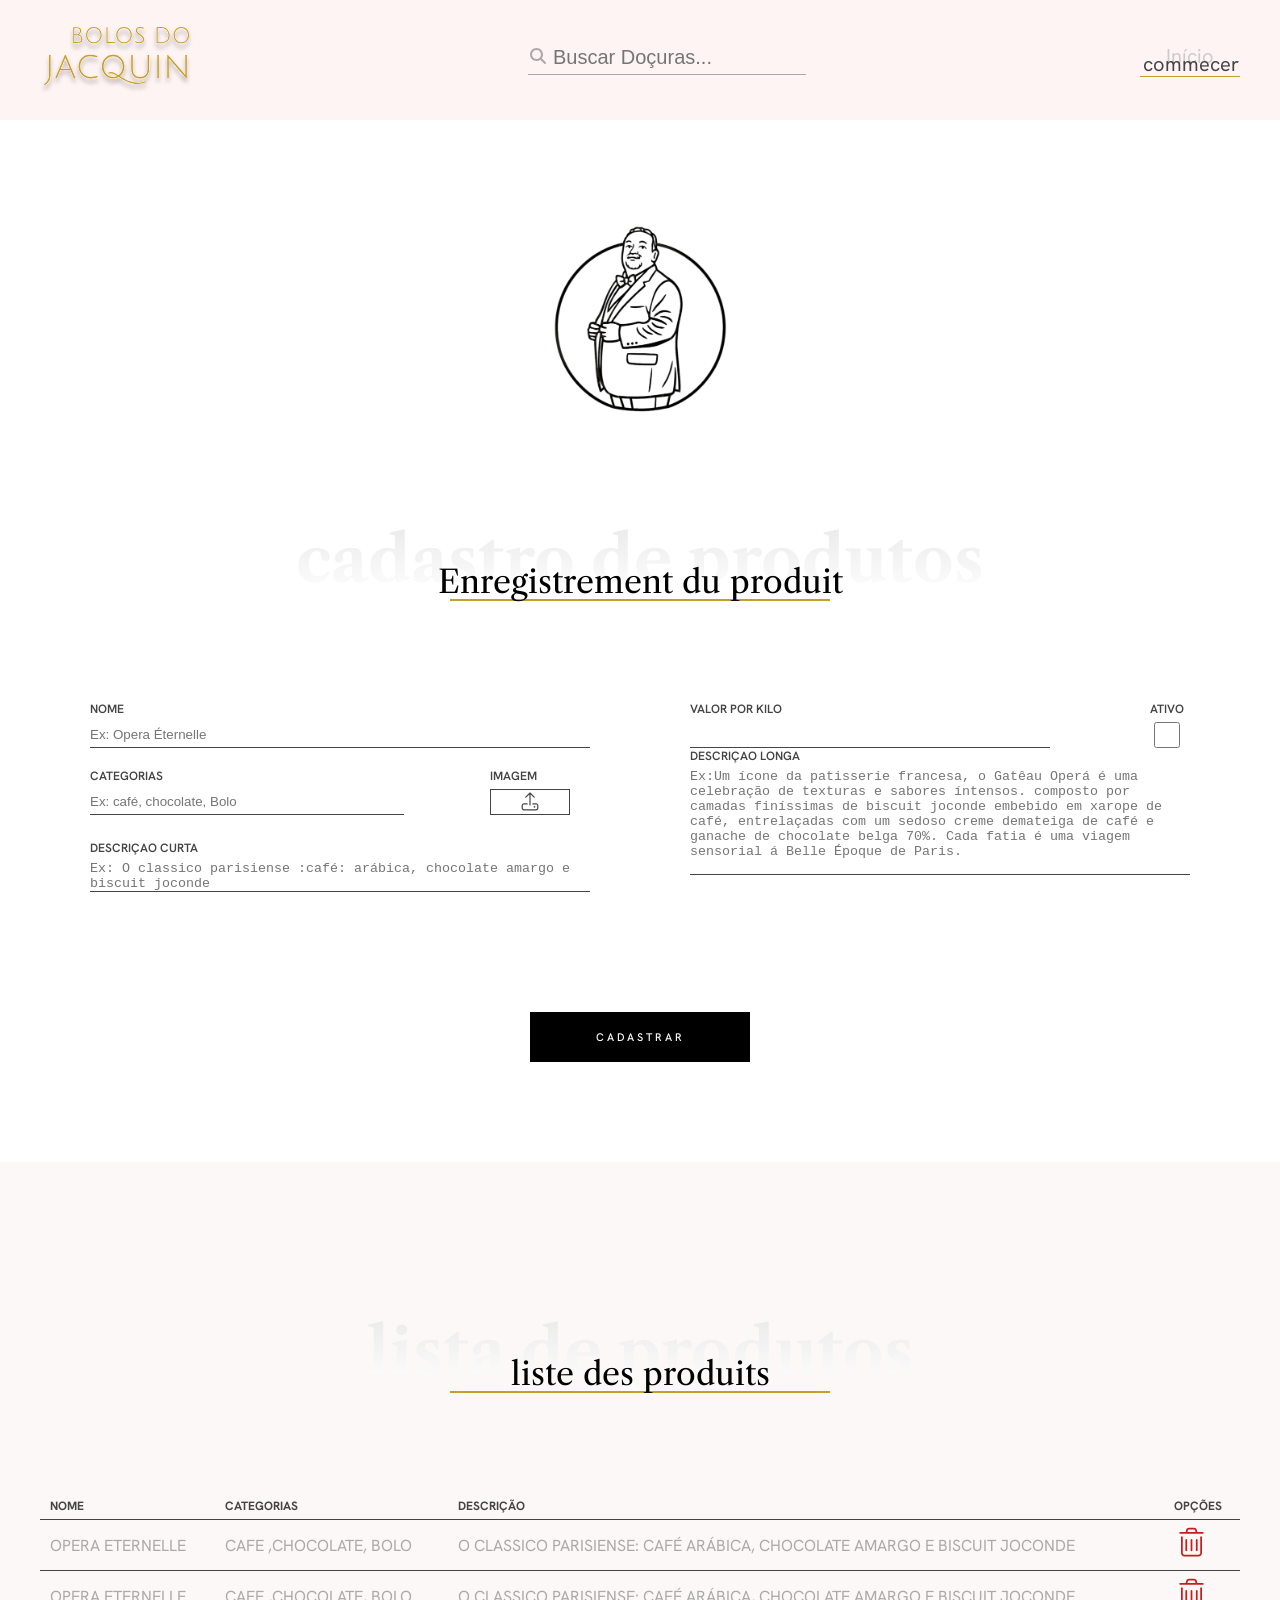
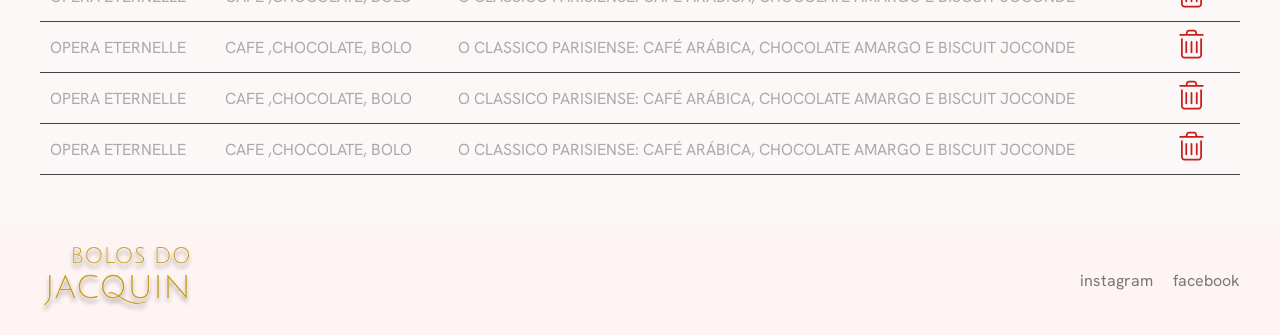
<file: admprodutos/index.html>
<!DOCTYPE html>
<html lang="pt-br">

<head>
    <meta charset="UTF-8">
    <meta name="viewport" content="width=device-width, initial-scale=1.0">
    <title>Bolos do jacquin - adm</title>
    <link rel="stylesheet" href="style.css">
    <link rel="preconnect" href="https://fonts.googleapis.com">
    <link rel="preconnect" href="https://fonts.gstatic.com" crossorigin>
    <link
        href="https://fonts.googleapis.com/css2?family=Hanken+Grotesk:ital,wght@0,100..900;1,100..900&family=Libre+Caslon+Text:ital,wght@0,400;0,700;1,400&display=swap"
        rel="stylesheet">
</head>

<body>
    <header>
        <div class="container header_container">
            <img src="../IMG/BOLOS DO JACQUIN LOGO.svg" alt="logo bolos jacquin">
            <div class="box_busca">
                <svg xmlns="http://www.w3.org/2000/svg"
                    viewBox="0 0 640 640"><!--!Font Awesome Free 7.3.1 by @fontawesome - https://fontawesome.com License - https://fontawesome.com/license/free Copyright 2026 Fonticons, Inc.-->
                    <path
                        d="M480 272C480 317.9 465.1 360.3 440 394.7L566.6 521.4C579.1 533.9 579.1 554.2 566.6 566.7C554.1 579.2 533.8 579.2 521.3 566.7L394.7 440C360.3 465.1 317.9 480 272 480C157.1 480 64 386.9 64 272C64 157.1 157.1 64 272 64C386.9 64 480 157.1 480 272zM272 416C351.5 416 416 351.5 416 272C416 192.5 351.5 128 272 128C192.5 128 128 192.5 128 272C128 351.5 192.5 416 272 416z" />
                </svg>
                <input type="text" placeholder="Buscar Doçuras...">

            </div>
            <a class="link_inicio"
                href="file:///C:/Users/51414532865/Desktop/jacquin%20chei%20de%20odio/home/index.html">
                Início
                <span>commecer</span>
                <hr>
            </a>
            <button>
                <svg xmlns="http://www.w3.org/2000/svg"
                    viewBox="0 0 640 640"><!--! Font Awesome Pro 7.3.1 by @fontawesome - https://fontawesome.com License - https://fontawesome.com/license (Commercial License) Copyright 2026 Fonticons, Inc. -->
                    <path fill="currentColor"
                        d="M360 128L116.3 320L544 320C544 192 432 128 360 128zM64 336C64 326.2 68.5 316.9 76.2 310.9L340.2 102.9C345.8 98.5 352.8 96 360 96C404.3 96 457.6 115.2 499.9 151.8C543.1 189.2 576 245.7 576 320L576 480C576 515.3 547.3 544 512 544L128 544C92.7 544 64 515.3 64 480L64 336zM96 416L544 416L544 352L96 352L96 416zM96 448L96 480C96 497.7 110.3 512 128 512L512 512C529.7 512 544 497.7 544 480L544 448L96 448z" />
                </svg>

            </button>
        </div>
    </header>

    <main>
        <h1>pagina administrativa - bolos do jacquin</h1>
        <section class="cad_produtos">

            <div class="container cad_container">
                <img class="icon_jacquin" src="../IMG/Logo Bolos do Jacquin.png" alt="">
                <div class="box_h2">
                    <h2>cadastro de produtos</h2>
                    <span>Enregistrement du produit</span>
                    <hr>
                </div>
                <form action="">

                    <div class="inputs_form">
                        <div class="form_coluna1">
                            <div class="linha_form lf_coluna">
                                <label for="">nome</label>
                                <input placeholder="Ex: Opera Éternelle" type="text" name="" id="">
                            </div>

                            <div class="linha_form lf_linha">
                                <div class="input_cat lf_coluna">
                                    <label for="CATEGORIAS">categorias</label>
                                    <input type="text" placeholder="Ex: café, chocolate, Bolo">
                                </div>

                                <div class="input_img lf_coluna">
                                    <span>imagem</span>
                                    <label for="img"><svg xmlns="http://www.w3.org/2000/svg"
                                            viewBox="0 0 640 640"><!--! Font Awesome Pro 7.3.1 by @fontawesome - https://fontawesome.com License - https://fontawesome.com/license (Commercial License) Copyright 2026 Fonticons, Inc. -->
                                            <path fill="currentColor"
                                                d="M336 118.6L336 400C336 408.8 328.8 416 320 416C311.2 416 304 408.8 304 400L304 118.6L219.3 203.3C213.1 209.5 202.9 209.5 196.7 203.3C190.5 197.1 190.5 186.9 196.7 180.7L308.7 68.7C314.9 62.5 325.1 62.5 331.3 68.7L443.3 180.7C449.5 186.9 449.5 197.1 443.3 203.3C437.1 209.5 426.9 209.5 420.7 203.3L336 118.6zM256 384L160 384C142.3 384 128 398.3 128 416L128 480C128 497.7 142.3 512 160 512L480 512C497.7 512 512 497.7 512 480L512 416C512 398.3 497.7 384 480 384L384 384L384 352L480 352C515.3 352 544 380.7 544 416L544 480C544 515.3 515.3 544 480 544L160 544C124.7 544 96 515.3 96 480L96 416C96 380.7 124.7 352 160 352L256 352L256 384zM416 448C416 434.7 426.7 424 440 424C453.3 424 464 434.7 464 448C464 461.3 453.3 472 440 472C426.7 472 416 461.3 416 448z" />
                                        </svg></label>
                                    <input type="file" name="IMG" id="img">
                                </div>
                            </div>
                            <div class="linha_form lf_coluna">
                                <label for="">Descriçao curta</label>
                                <textarea
                                    placeholder="Ex: O classico parisiense :café: arábica, chocolate amargo e biscuit joconde"
                                    name="" id="" rows="2"></textarea>
                            </div>

                        </div>


                        <div class="form_coluna2">
                            <div class="linha-form lf_linha">
                                <div class="input_valor lf_coluna">
                                    <label for="">valor por kilo</label>
                                    <input type="text" name="" id="">
                                </div>
                                <div class="input_ativo lf_coluna">
                                    <label for="">ativo</label>
                                    <input type="checkbox" name="" id="">
                                </div>
                            </div>
                            <div class="linha_form lf_coluna">
                                <label for="">Descriçao longa</label>
                                <textarea name="" id="" rows="7"
                                    placeholder="Ex:Um ícone da patisserie francesa, o Gatêau Operá é uma celebração de texturas e sabores íntensos. composto por camadas finíssimas de biscuit joconde embebido em xarope de café, entrelaçadas com um sedoso creme demateiga de café e ganache de chocolate belga 70%. Cada fatia é uma viagem sensorial á Belle Époque de Paris."></textarea>
                            </div>

                        </div>
                    </div>
                    <input type="button" value="cadastrar">
                </form>
            </div>
        </section>
        <section class="list_produtos">
            <div class="container list_container">
                <div class="box_h2">
                    <h2>lista de produtos</h2>
                    <span>liste des produits</span>
                    <hr>
                </div>
                <table>
                    <thead>
                        <tr>
                            <th>nome</th>
                            <th>categorias</th>
                            <th>descrição</th>
                            <th>opções</th>
                        </tr>
                        <tbody>
                                <td data-cell="nome">Opera Eternelle</td>
                                <td data-cell="categorias">Cafe ,chocolate, Bolo</td>
                                <td data-cell="descrição">O Classico parisiense: café arábica, chocolate amargo e biscuit Joconde</td>
                                <td data-cell="opções">
                                    <svg xmlns="http://www.w3.org/2000/svg"
                                    viewBox="0 0 640 640"><!--! Font Awesome Pro 7.2.0 by @fontawesome - https://fontawesome.com License - https://fontawesome.com/license (Commercial License) Copyright 2026 Fonticons, Inc. -->
                                    <path fill="currentColor"
                                    d="M256.5 91.4C258.5 84.6 264.8 80 271.8 80L368.2 80C375.3 80 381.5 84.6 383.5 91.4L394.5 128L245.5 128L256.5 91.4zM212.1 128L112 128C103.2 128 96 135.2 96 144C96 152.8 103.2 160 112 160L528 160C536.8 160 544 152.8 544 144C544 135.2 536.8 128 528 128L427.9 128L414.2 82.2C408.1 61.9 389.4 48 368.2 48L271.8 48C250.6 48 231.9 61.9 225.8 82.2L212.1 128zM128 208L128 512C128 547.3 156.7 576 192 576L448 576C483.3 576 512 547.3 512 512L512 208L480 208L480 512C480 529.7 465.7 544 448 544L192 544C174.3 544 160 529.7 160 512L160 208L128 208zM240 272C240 263.2 232.8 256 224 256C215.2 256 208 263.2 208 272L208 464C208 472.8 215.2 480 224 480C232.8 480 240 472.8 240 464L240 272zM336 272C336 263.2 328.8 256 320 256C311.2 256 304 263.2 304 272L304 464C304 472.8 311.2 480 320 480C328.8 480 336 472.8 336 464L336 272zM432 272C432 263.2 424.8 256 416 256C407.2 256 400 263.2 400 272L400 464C400 472.8 407.2 480 416 480C424.8 480 432 472.8 432 464L432 272z" />
                                </svg></td>
                                

                    </tbody>
                                <td data-cell="nome">Opera Eternelle</td>
                                <td data-cell="categorias">Cafe ,chocolate, Bolo</td>
                                <td data-cell="descrição">O Classico parisiense: café arábica, chocolate amargo e biscuit Joconde</td>
                                <td data-cell="opções">
                                    <svg xmlns="http://www.w3.org/2000/svg"
                                    viewBox="0 0 640 640"><!--! Font Awesome Pro 7.2.0 by @fontawesome - https://fontawesome.com License - https://fontawesome.com/license (Commercial License) Copyright 2026 Fonticons, Inc. -->
                                    <path fill="currentColor"
                                    d="M256.5 91.4C258.5 84.6 264.8 80 271.8 80L368.2 80C375.3 80 381.5 84.6 383.5 91.4L394.5 128L245.5 128L256.5 91.4zM212.1 128L112 128C103.2 128 96 135.2 96 144C96 152.8 103.2 160 112 160L528 160C536.8 160 544 152.8 544 144C544 135.2 536.8 128 528 128L427.9 128L414.2 82.2C408.1 61.9 389.4 48 368.2 48L271.8 48C250.6 48 231.9 61.9 225.8 82.2L212.1 128zM128 208L128 512C128 547.3 156.7 576 192 576L448 576C483.3 576 512 547.3 512 512L512 208L480 208L480 512C480 529.7 465.7 544 448 544L192 544C174.3 544 160 529.7 160 512L160 208L128 208zM240 272C240 263.2 232.8 256 224 256C215.2 256 208 263.2 208 272L208 464C208 472.8 215.2 480 224 480C232.8 480 240 472.8 240 464L240 272zM336 272C336 263.2 328.8 256 320 256C311.2 256 304 263.2 304 272L304 464C304 472.8 311.2 480 320 480C328.8 480 336 472.8 336 464L336 272zM432 272C432 263.2 424.8 256 416 256C407.2 256 400 263.2 400 272L400 464C400 472.8 407.2 480 416 480C424.8 480 432 472.8 432 464L432 272z" />
                                </svg></td>
                                

                    </tbody>
                                <td data-cell="nome">Opera Eternelle</td>
                                <td data-cell="categorias">Cafe ,chocolate, Bolo</td>
                                <td data-cell="descrição">O Classico parisiense: café arábica, chocolate amargo e biscuit Joconde</td>
                                <td data-cell="opções">
                                    <svg xmlns="http://www.w3.org/2000/svg"
                                    viewBox="0 0 640 640"><!--! Font Awesome Pro 7.2.0 by @fontawesome - https://fontawesome.com License - https://fontawesome.com/license (Commercial License) Copyright 2026 Fonticons, Inc. -->
                                    <path fill="currentColor"
                                    d="M256.5 91.4C258.5 84.6 264.8 80 271.8 80L368.2 80C375.3 80 381.5 84.6 383.5 91.4L394.5 128L245.5 128L256.5 91.4zM212.1 128L112 128C103.2 128 96 135.2 96 144C96 152.8 103.2 160 112 160L528 160C536.8 160 544 152.8 544 144C544 135.2 536.8 128 528 128L427.9 128L414.2 82.2C408.1 61.9 389.4 48 368.2 48L271.8 48C250.6 48 231.9 61.9 225.8 82.2L212.1 128zM128 208L128 512C128 547.3 156.7 576 192 576L448 576C483.3 576 512 547.3 512 512L512 208L480 208L480 512C480 529.7 465.7 544 448 544L192 544C174.3 544 160 529.7 160 512L160 208L128 208zM240 272C240 263.2 232.8 256 224 256C215.2 256 208 263.2 208 272L208 464C208 472.8 215.2 480 224 480C232.8 480 240 472.8 240 464L240 272zM336 272C336 263.2 328.8 256 320 256C311.2 256 304 263.2 304 272L304 464C304 472.8 311.2 480 320 480C328.8 480 336 472.8 336 464L336 272zM432 272C432 263.2 424.8 256 416 256C407.2 256 400 263.2 400 272L400 464C400 472.8 407.2 480 416 480C424.8 480 432 472.8 432 464L432 272z" />
                                </svg></td>
                                

                    </tbody>
                                <td data-cell="nome">Opera Eternelle</td>
                                <td data-cell="categorias">Cafe ,chocolate, Bolo</td>
                                <td data-cell="descrição">O Classico parisiense: café arábica, chocolate amargo e biscuit Joconde</td>
                                <td data-cell="opções">
                                    <svg xmlns="http://www.w3.org/2000/svg"
                                    viewBox="0 0 640 640"><!--! Font Awesome Pro 7.2.0 by @fontawesome - https://fontawesome.com License - https://fontawesome.com/license (Commercial License) Copyright 2026 Fonticons, Inc. -->
                                    <path fill="currentColor"
                                    d="M256.5 91.4C258.5 84.6 264.8 80 271.8 80L368.2 80C375.3 80 381.5 84.6 383.5 91.4L394.5 128L245.5 128L256.5 91.4zM212.1 128L112 128C103.2 128 96 135.2 96 144C96 152.8 103.2 160 112 160L528 160C536.8 160 544 152.8 544 144C544 135.2 536.8 128 528 128L427.9 128L414.2 82.2C408.1 61.9 389.4 48 368.2 48L271.8 48C250.6 48 231.9 61.9 225.8 82.2L212.1 128zM128 208L128 512C128 547.3 156.7 576 192 576L448 576C483.3 576 512 547.3 512 512L512 208L480 208L480 512C480 529.7 465.7 544 448 544L192 544C174.3 544 160 529.7 160 512L160 208L128 208zM240 272C240 263.2 232.8 256 224 256C215.2 256 208 263.2 208 272L208 464C208 472.8 215.2 480 224 480C232.8 480 240 472.8 240 464L240 272zM336 272C336 263.2 328.8 256 320 256C311.2 256 304 263.2 304 272L304 464C304 472.8 311.2 480 320 480C328.8 480 336 472.8 336 464L336 272zM432 272C432 263.2 424.8 256 416 256C407.2 256 400 263.2 400 272L400 464C400 472.8 407.2 480 416 480C424.8 480 432 472.8 432 464L432 272z" />
                                </svg></td>
                                

                    </tbody>
                                <td data-cell="nome">Opera Eternelle</td>
                                <td data-cell="categorias">Cafe ,chocolate, Bolo</td>
                                <td data-cell="descrição">O Classico parisiense: café arábica, chocolate amargo e biscuit Joconde</td>
                                <td data-cell="opções">
                                    <svg xmlns="http://www.w3.org/2000/svg"
                                    viewBox="0 0 640 640"><!--! Font Awesome Pro 7.2.0 by @fontawesome - https://fontawesome.com License - https://fontawesome.com/license (Commercial License) Copyright 2026 Fonticons, Inc. -->
                                    <path fill="currentColor"
                                    d="M256.5 91.4C258.5 84.6 264.8 80 271.8 80L368.2 80C375.3 80 381.5 84.6 383.5 91.4L394.5 128L245.5 128L256.5 91.4zM212.1 128L112 128C103.2 128 96 135.2 96 144C96 152.8 103.2 160 112 160L528 160C536.8 160 544 152.8 544 144C544 135.2 536.8 128 528 128L427.9 128L414.2 82.2C408.1 61.9 389.4 48 368.2 48L271.8 48C250.6 48 231.9 61.9 225.8 82.2L212.1 128zM128 208L128 512C128 547.3 156.7 576 192 576L448 576C483.3 576 512 547.3 512 512L512 208L480 208L480 512C480 529.7 465.7 544 448 544L192 544C174.3 544 160 529.7 160 512L160 208L128 208zM240 272C240 263.2 232.8 256 224 256C215.2 256 208 263.2 208 272L208 464C208 472.8 215.2 480 224 480C232.8 480 240 472.8 240 464L240 272zM336 272C336 263.2 328.8 256 320 256C311.2 256 304 263.2 304 272L304 464C304 472.8 311.2 480 320 480C328.8 480 336 472.8 336 464L336 272zM432 272C432 263.2 424.8 256 416 256C407.2 256 400 263.2 400 272L400 464C400 472.8 407.2 480 416 480C424.8 480 432 472.8 432 464L432 272z" />
                                </svg></td>
                                

                    </tbody>
                </table>


            </div>
















        </section>
    </main>


    
<footer>
        <div class="container CONTAINER_FOOTER">

            <img src="../IMG/BOLOS DO JACQUIN LOGO.svg" alt="">
            <span>© 2026 Bolos do Jacquin. A exelencia de patisserie francesa.</span>
            <nav class="nav_footer">
                <a href="">instagram</a>
                <a href="">facebook</a>
            </nav>
      
        </div>

    
    </footer>







</body>

</html>
</file>
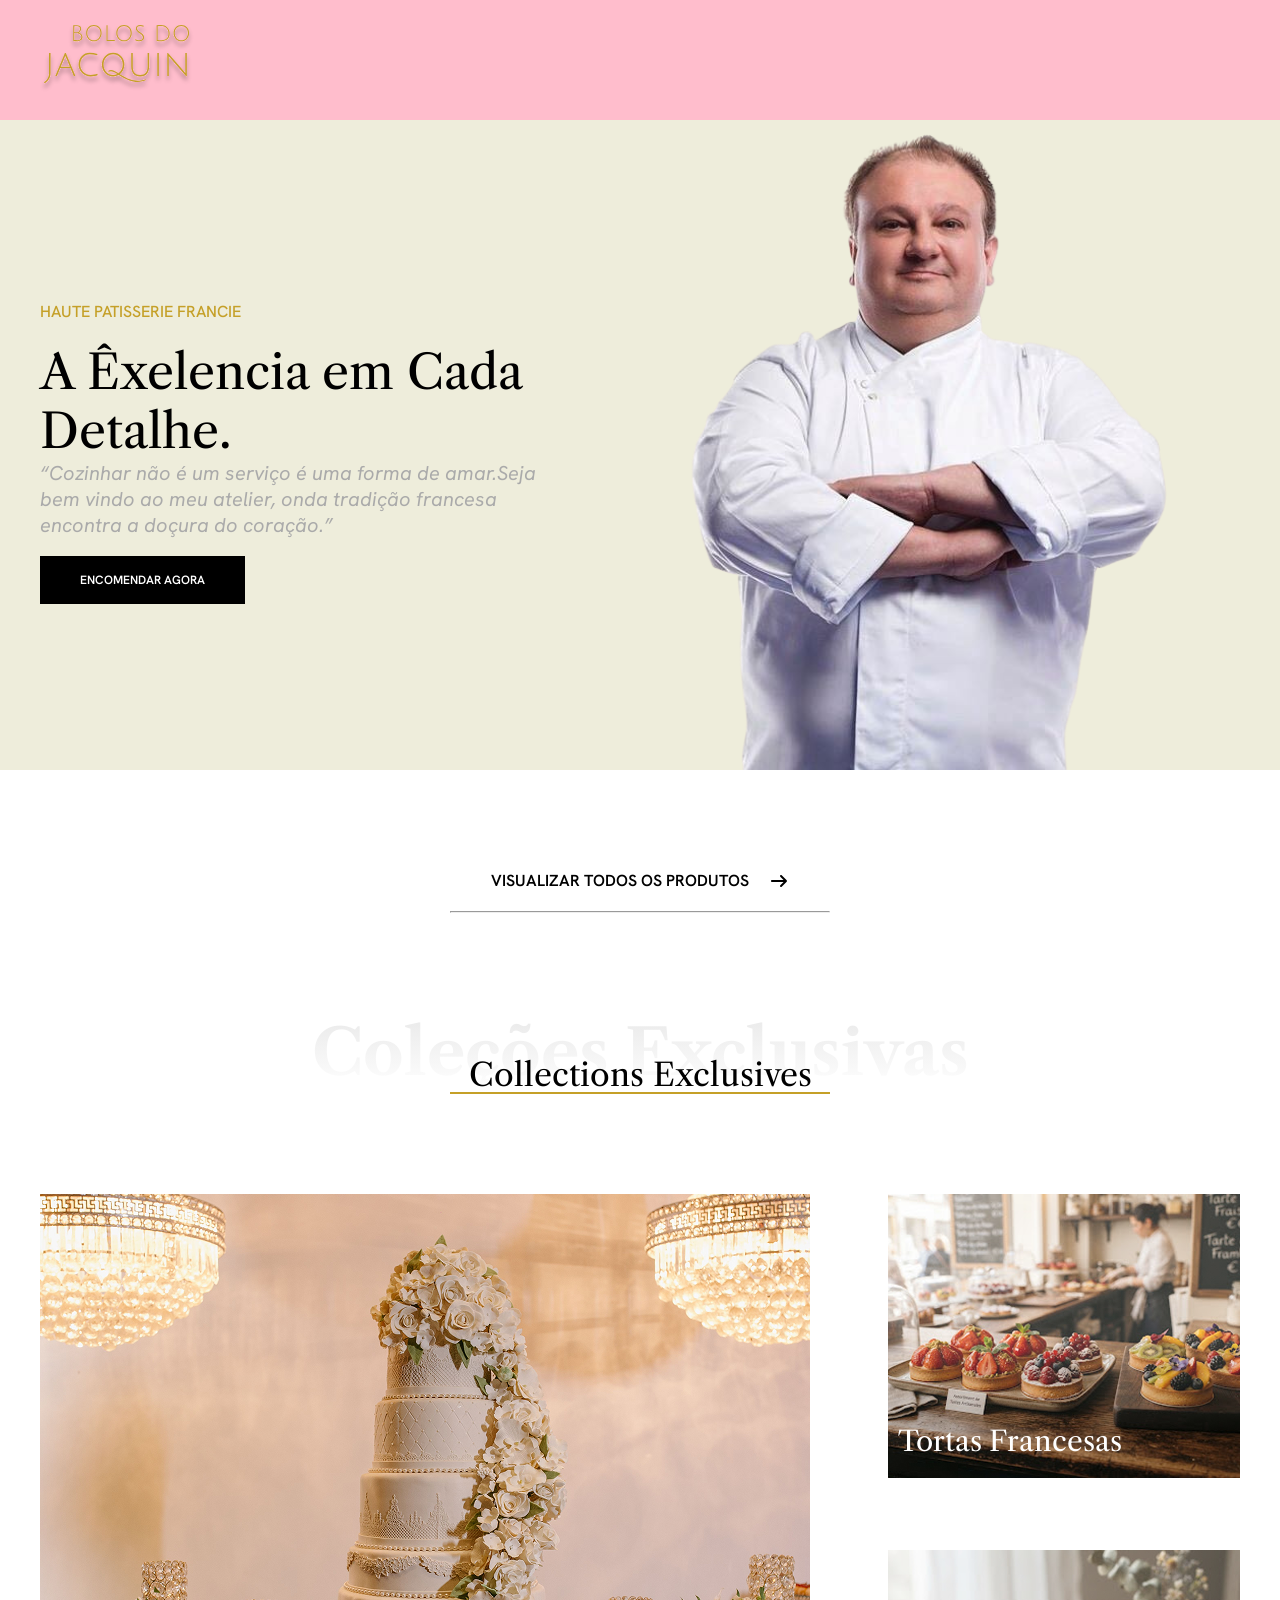
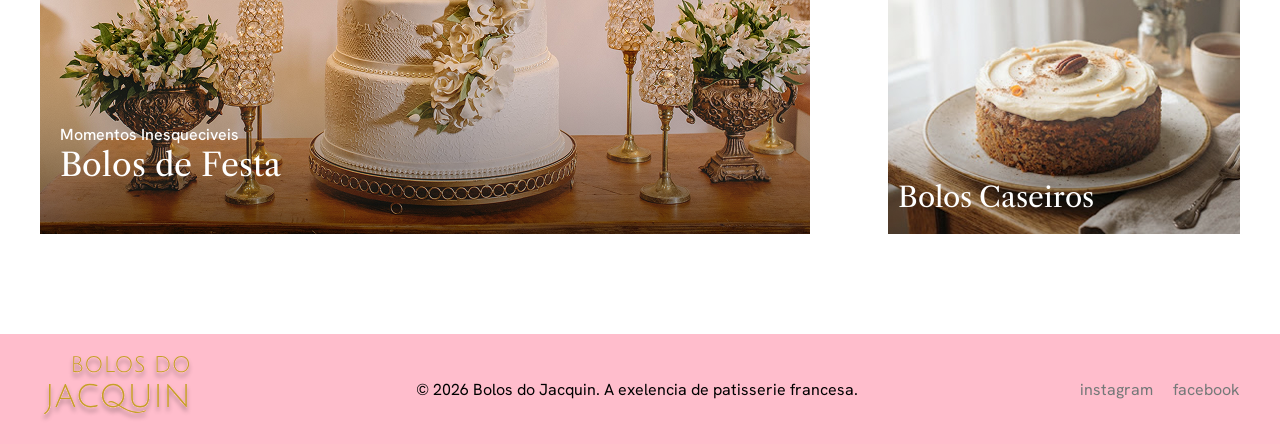
<file: home/index.html>
<!DOCTYPE html>
<html lang="pt-br">

<head>
    <meta charset="UTF-8">
    <meta name="viewport" content="width=device-width, initial-scale=1.0">
    <title>home - Bolos Jacquin</title>

    <link rel="stylesheet" href="style.css">
    <link rel="preconnect" href="https://fonts.googleapis.com">
    <link rel="preconnect" href="https://fonts.gstatic.com" crossorigin>
    <link
        href="https://fonts.googleapis.com/css2?family=Hanken+Grotesk:ital,wght@0,100..900;1,100..900&family=Libre+Caslon+Text:ital,wght@0,400;0,700;1,400&display=swap"
        rel="stylesheet">
</head>

<body>
    <header class="home_cabecalho">
        <div class="home_container ">
            <img src="../IMG/BOLOS DO JACQUIN LOGO.svg" alt="logo bolos do Jacquin">
        </div>
    </header>
    <main>
        <h1>pagina inicial bolos do Jacquin</h1>
        <section class="home_banner">
            <div class="home_container banner_container">
                <div class="box_texto_banner">
                    <span class="linha1">haute patisserie francie</span><br>
                    <span class="linha2">A Êxelencia em
                        Cada Detalhe.</span>
                    <p class="linha3">“Cozinhar não é um serviço é uma forma de amar.Seja bem vindo ao meu atelier, onda
                        tradição francesa encontra a doçura do coração.”</p>
                    <a href="" class="linha4">encomendar agora</a>

                </div>
                <img src="../IMG/CHEF-FRANCÊS-ERICK-JACQUIN - Editado 1.svg" alt="foto_Jacquin_com_roupa_de_cozinhiro">
            </div>
        </section>
        <section class="home_container home_produtos">
            <div class="link_produtos">
                <div>
                    <a href="">visualizar todos os produtos</a>
                    <svg xmlns="http://www.w3.org/2000/svg"
                        viewBox="0 0 640 640"><!--!Font Awesome Free 7.3.1 by @fontawesome - https://fontawesome.com License - https://fontawesome.com/license/free Copyright 2026 Fonticons, Inc.-->
                        <path
                            d="M566.6 342.6C579.1 330.1 579.1 309.8 566.6 297.3L406.6 137.3C394.1 124.8 373.8 124.8 361.3 137.3C348.8 149.8 348.8 170.1 361.3 182.6L466.7 288L96 288C78.3 288 64 302.3 64 320C64 337.7 78.3 352 96 352L466.7 352L361.3 457.4C348.8 469.9 348.8 490.2 361.3 502.7C373.8 515.2 394.1 515.2 406.6 502.7L566.6 342.7z" />
                    </svg>

                </div>
                <hr>
            </div>

            <div class="home_subtitulo">
                <h2>Coleções Exclusivas</h2>
                <span>Collections Exclusives</span>
                <hr>


                
            </div>


            <div class="container_categorias">

                <a href="">
                <div class="img_categoria1">
                    <span>Momentos Inesqueciveis</span>
                    <h3>Bolos de Festa</h3>
                    
                    
                </div>
            </a>
                <div class="col_categorias">
                    <a href="">
                        <div class="img_categoria2">
                            <h3>Tortas Francesas</h3>
                        </div>




                    </a>
                    
                    <a href="">
                        <div class="img_categoria3">
                            <h3>Bolos Caseiros</h3>
                        </div>  
                        
                    </a>
                </div>
            </div>
    
        </section>


        </section>
    </main>
    <footer>
        <div class=" home_container CONTAINER_FOOTER">

            <img src="../IMG/BOLOS DO JACQUIN LOGO.svg" alt="">
            <span>© 2026 Bolos do Jacquin. A exelencia de patisserie francesa.</span>
            <nav class="nav_footer">
                <a href="">instagram</a>
                <a href="">facebook</a>
            </nav>
        </div>


    </footer>
</body>

</html>
</file>
<file: admprodutos/style.css>
*{
    margin: 0%;
    padding: 0;
box-sizing: border-box;

}

:root{
 --corPricipal: #fff4f4;
--fontHaken: "Hanken Grotesk", sans-serif;
--corDourado: #c5a028;
--corSecundaria: #fdf8f8;
}

.container{
width: 95%;
max-width: 1200px;
/* background-color: blue; */
margin: 0 auto;
}
h1 {
    position: absolute;
    width: 1px;
    height: 1px;
    margin: -1px;
    overflow: hidden;
}
.header_container{
    display: flex;
    justify-content: space-between;
    align-items: center;
    height: 120px;
}


header{
background-color: var(--corPricipal);
font-family: var(--fontHaken);
}


.box_busca{
    position: relative;
}
.box_busca svg{

    width: 20px;
    position: absolute;
    fill: #a9a9a9
}

.box_busca input{
padding-left: 25px;
border: none;
background-color: transparent;
border-bottom: solid 1px #a9a9a9;
padding-bottom: 5px;
font-size: 20px;
}

.box_busca input :focus{
    outline: none;
}

.link_inicio{
color: #cccccc;
text-decoration: none;
font-size: 20px;
position: relative;
text-align: center;
}
.link_inicio span{
    color: #444444;
    position: absolute;
left: 3px;
top: 8px;
}
.link_inicio hr{
    margin-top: 7px;
    width: 100px;
    background-color :var(--corDourado);
    border: none;
    height: 1px;
}

/* ------------------ BOTAO MENU ------------------ */
.header_container button{
    background-color: transparent;
border: none;
display: none;

}
.header_container button svg{
width: 50px;

}
 /* -----------seçao de cadstros de produtos------------ */
.cad_container{
display: flex;
flex-direction: column;
align-items: center;
padding: 100px 0;
}
.icon_jacquin{
    width: 200px;
}

.box_h2 {
font-family: "Libre Caslon Text", serif;
    /* background-color: darkgreen; */
    display: flex;
    flex-direction: column;
    align-items: center;
    position: relative;
    margin-top: 100px;
    margin-bottom: 100px;
}

.box_h2 h2 {

    font-weight: 700;
    font-size: 64px;
    background-image: linear-gradient(0deg, #ffffff, #e9e9e9);
    background-clip: text;
    color: transparent;
    -webkit-text-fill-color: transparent;
    -webkit-background-clip: text;
}

.box_h2 span {
    font-size: 32px;
    position: absolute;
    bottom: -10px;
    margin-bottom: 10px;
}

.box_h2 hr {
    max-width: 380px;
    width: 100%;
    background-color: #c5a028;
    border: none;
    height: 2px;
}








/* --------------formulario-------------- */
form{ 
    /* background-color: aqua; */
    width: 100%;
}
  

.inputs_form{
    display: flex;
    justify-content: space-around;
    width: 100%;
    max-width: 1200px;
}

.lf_coluna{
    display: flex;
    flex-direction: column;
}

.lf_linha{
    display: flex;
}

.input_img svg{
    width: 24px;
}
.form_coluna1,
.form_coluna2{
    max-width: 500px;
    width: 45%;
}

.input_img span,
form label{
    font-family: var(--fontHaken);
    text-transform: uppercase;
    color: #444444;
    font-size: 12px;
    font-weight: 600;
    margin-bottom: 5px;
}

.inputs_form input[type=text],
.inputs_form textarea{
    background-color: transparent;
    border: none;
    border-bottom: solid 1px #444444;
    resize: none;
    
}

.inputs_form input[type=text]:focus,
.inputs_form textarea:focus{
outline: none;
}

.linha_form{
    margin-bottom: 20px;
}

.inputs_form input[ type=file]{
    display: none;
}

.input_img label{
    /* background-color: blueviolet; */
    display: flex;
    align-items: center;
    justify-content: center;
    width: 80px;
    border: solid 1px #444444;
}

.input_img label:hover{
    cursor: pointer;
}

form input[type=checkbox],
form input[type=text]{
    height: 26px;
}

.input_cat{
    width: 80%;
}

.input_cat input{
    max-width: 314px;
    margin-right: 20px;
}

.input_valor{
    width: 92%;
}

.input_valor input{

    margin-right: 20px;
    max-width: 360px;
}

form input[type=button]{
    margin:100px auto 0;
    display: block;
    background-color: #000000;
    color: #ffffff;
    width: 220px;
height: 50px;
border: none;
text-transform: uppercase;
letter-spacing: 3px;
font-family: var(--fontHaken);
font-size: 11px;
font-weight: 500;
cursor: pointer;
}



/* --------------lista de produtos-------------- */

.list_produtos{
    background-color:var(--corSecundaria);
    padding-top: 50px;
    padding-bottom: 50px;
    /* padding: 50px 50px; */
}

table{
        /* background-color: aquamarine; */
        width: 100%;
    font-family: var(--fontHaken);
    text-transform: uppercase;
    border-collapse: collapse
    }

thead{
    font-size: 12px;
    font-weight: 600;
color: #444444;
text-align: left;
}

tbody{
    color: #aaaaaa;
}

table svg{
    width: 35px;
color   : #c81d1d;
}

th, td{
    border-bottom: solid 1px #444444;
    padding: 5px 10px;
}




/* ----------------------------------------FOOTER---------------------------------------- */
footer {
    background-color: #fff4f4;
    height: 110px;
    display: flex;
    justify-content: center;
}

.CONTAINER_FOOTER {
    
    display: flex;
    justify-content: space-between;
    align-items: center;
}

.nav_footer{
    display: flex;
    justify-content: space-between;
    width: 160px;
}

.CONTAINER_FOOTER span,
.nav_footer a {
    font-family: "Hanken Grotesk", sans-serif;
}

.nav_footer a {
    text-decoration: none;
    color: #747878;
}

/* ------------------ BOTAO REDES ------------------ */
footer svg{
    background-color: transparent;
border: none;
display: none;


}

.CONTAINER_FOOTER span{
display: none;
   


}











/* ------------------ MEDIAS ------------------ */
@media screen and (max-width : 768px){
    .header_container,.CONTAINER_FOOTER button{
    display: block;
}
    .link_inicio,
    .box_busca{
display: none;
    


}
.box_h2 h2 {
    font-size: 32px;
}
.box_h2 span{
    font-size: 20px;
    bottom: -18px;
    margin-bottom: 20px;
}
.box_h2 hr{
    margin-top: 10px;
max-width: 70%;
}

/* ------FORMULARIO----- */

.inputs_form{
    flex-direction: column;
align-items: center;
}

.form_coluna1,
.form_coluna2{
    max-width: 500px;
    width: 80%;
}

/* --------------tabela----------- */
thead{
    display: none;
}

tbody tr{
display: flex;
flex-direction: column;
border:solid 1px #444444;
border-radius: 10px;
background-color: #ffffff;
box-shadow: #00000040 5px 5px 5px;
max-width: 500px;
margin: 0% auto 50px;
}

tbody td{
border : none;

}

tbody td::before{
content: attr(data-cell)": ";
font-size: 12px;
color: #444444;

}

/* --------FOOTER--------- */

footer button{
    display: block;
}
.CONTAINER_FOOTER img{
width: 110px;


}



}
</file>
<file: home/style.css>
* {

    margin: 0;
    padding: 0%;
    box-sizing: border-box;
}

h1 {
    position: absolute;
    width: 1px;
    height: 1px;
    margin: -1px;
    overflow: hidden;
}

/* ---------CABEÇALHO--------- */
.home_cabecalho {
    background-color: #FFBDCC;
    height: 120px;
    display: flex;
    justify-content: center;
    align-items: center;
}

.home_container {
    /* background-color: aqua; */
    max-width: 1200px;
    /* largura maxima */
    width: 95%;
    /* lagura 95% */
    margin: 0 auto;
}

/* ----------BANNER---------- */
.home_banner {
    background-color: #EEEDDB;

}


.box_texto_banner {
    /* background-color: chartreuse; */
    font-family: "Hanken Grotesk", sans-serif;
    max-width: 500px;
}

.banner_container {
    display: flex;
    display: flex;
    align-items: center;
    justify-content: space-between;
}

.banner_container img {
    width: 650px;
}

.linha1 {
    color: #c5a028;
    font-size: 16px;
    font-weight: 500;
    text-transform: uppercase;
    margin-bottom: 20px;
    display: inline-block;
}



.linha2 {
    font-family: "Libre Caslon Text", serif;
    font-size: 48px;
    margin-bottom: 30px;
}


.linha3 {
    font-size: 20px;
    font-style: italic;
    color: #aaaaaa;
    margin-bottom: 30px;
    display: inline-block;
}


.linha4 {
    font-weight: 600;
    font-size: 12px;
    text-transform: uppercase;
    color: #ffffff;
    text-decoration: none;

    background-color: #000000;
    padding: 16px 40px;

}



/* -----------PRODUTOS----------- */

.home_produtos {
    padding: 100px 0;
}

.link_produtos a {
    font-family: "Hanken Grotesk", sans-serif;
    font-weight: 600;
    font-size: 16px;
    text-transform: uppercase;
    text-decoration: none;
    color: #000000;
}

.link_produtos svg {
    width: 20px;
}

.link_produtos div {
    display: flex;
    align-items: center;
    justify-content: center;
    gap: 20px;
    margin-bottom: 20px;
}

.link_produtos hr {
    max-width: 380px;
    width: 100%;
    margin: 0% auto;
}

.home_subtitulo {
    font-family: "Libre Caslon Text", serif;
    /* background-color: darkgreen; */
    display: flex;
    flex-direction: column;
    align-items: center;
    position: relative;
    margin-top: 100px;
    margin-bottom: 100px;
}

.home_subtitulo h2 {

    font-weight: 700;
    font-size: 64px;
    background-image: linear-gradient(0deg, #ffffff, #e9e9e9);
    background-clip: text;
    color: transparent;
    -webkit-text-fill-color: transparent;
    -webkit-background-clip: text;
}

.home_subtitulo span {
    font-size: 32px;
    position: absolute;
    bottom: -10px;
    margin-bottom: 10px;


}

.home_subtitulo hr {
    max-width: 380px;
    width: 100%;
    background-color: #c5a028;
    border: none;
    height: 2px;
}



.img_categoria1 {
    background-image: url(../IMG/bolo\ casamento.png);
    /* width: 70%; */
    width: 770px;
    height: 640px;
    display: flex;
    flex-direction: column;
    justify-content: flex-end;
    padding: 50px 20px;
}

.img_categoria1 span {
    font-family: "Hanken Grotesk", sans-serif;
    font-weight: 500;


}


.container_categorias {
    display: flex;
    justify-content: space-between;
    width: 100%;
}




.container_categorias a {
    color: #ffffff;
    text-decoration: none;
}

.home_produtos h3 {
    font-family: "Libre Caslon Text", serif;
    font-weight: 400;

}

.img_categoria1 h3 {
    font-size: 32px;
}


.col_categorias {

    display: flex;
    flex-direction: column;
    justify-content: space-between;
}

.img_categoria2 {
    background-image: url(..//IMG/tortas.png);

}

.img_categoria3 {

    background-image: url(..//IMG/bolo\ caseiro.png);
}

.img_categoria2,
.img_categoria3 {

    /* width: 25%; */
    width: 352px;
    height: 284px;
    display: flex;
    align-items: flex-end;
    padding: 20px 10px;
    font-size: 24px;
}

/* ----------------------------------------FOOTER---------------------------------------- */
footer {
    background-color: #FFBDCC;
    height: 110px;
    display: flex;
    justify-content: center;
}

.CONTAINER_FOOTER {

    display: flex;
    justify-content: space-between;
    align-items: center;
}

.nav_footer{
    display: flex;
    justify-content: space-between;
    width: 160px;
}

.CONTAINER_FOOTER span,
.nav_footer a {
    font-family: "Hanken Grotesk", sans-serif;
}

.nav_footer a {
    text-decoration: none;
    color: #747878;
}
</file>
